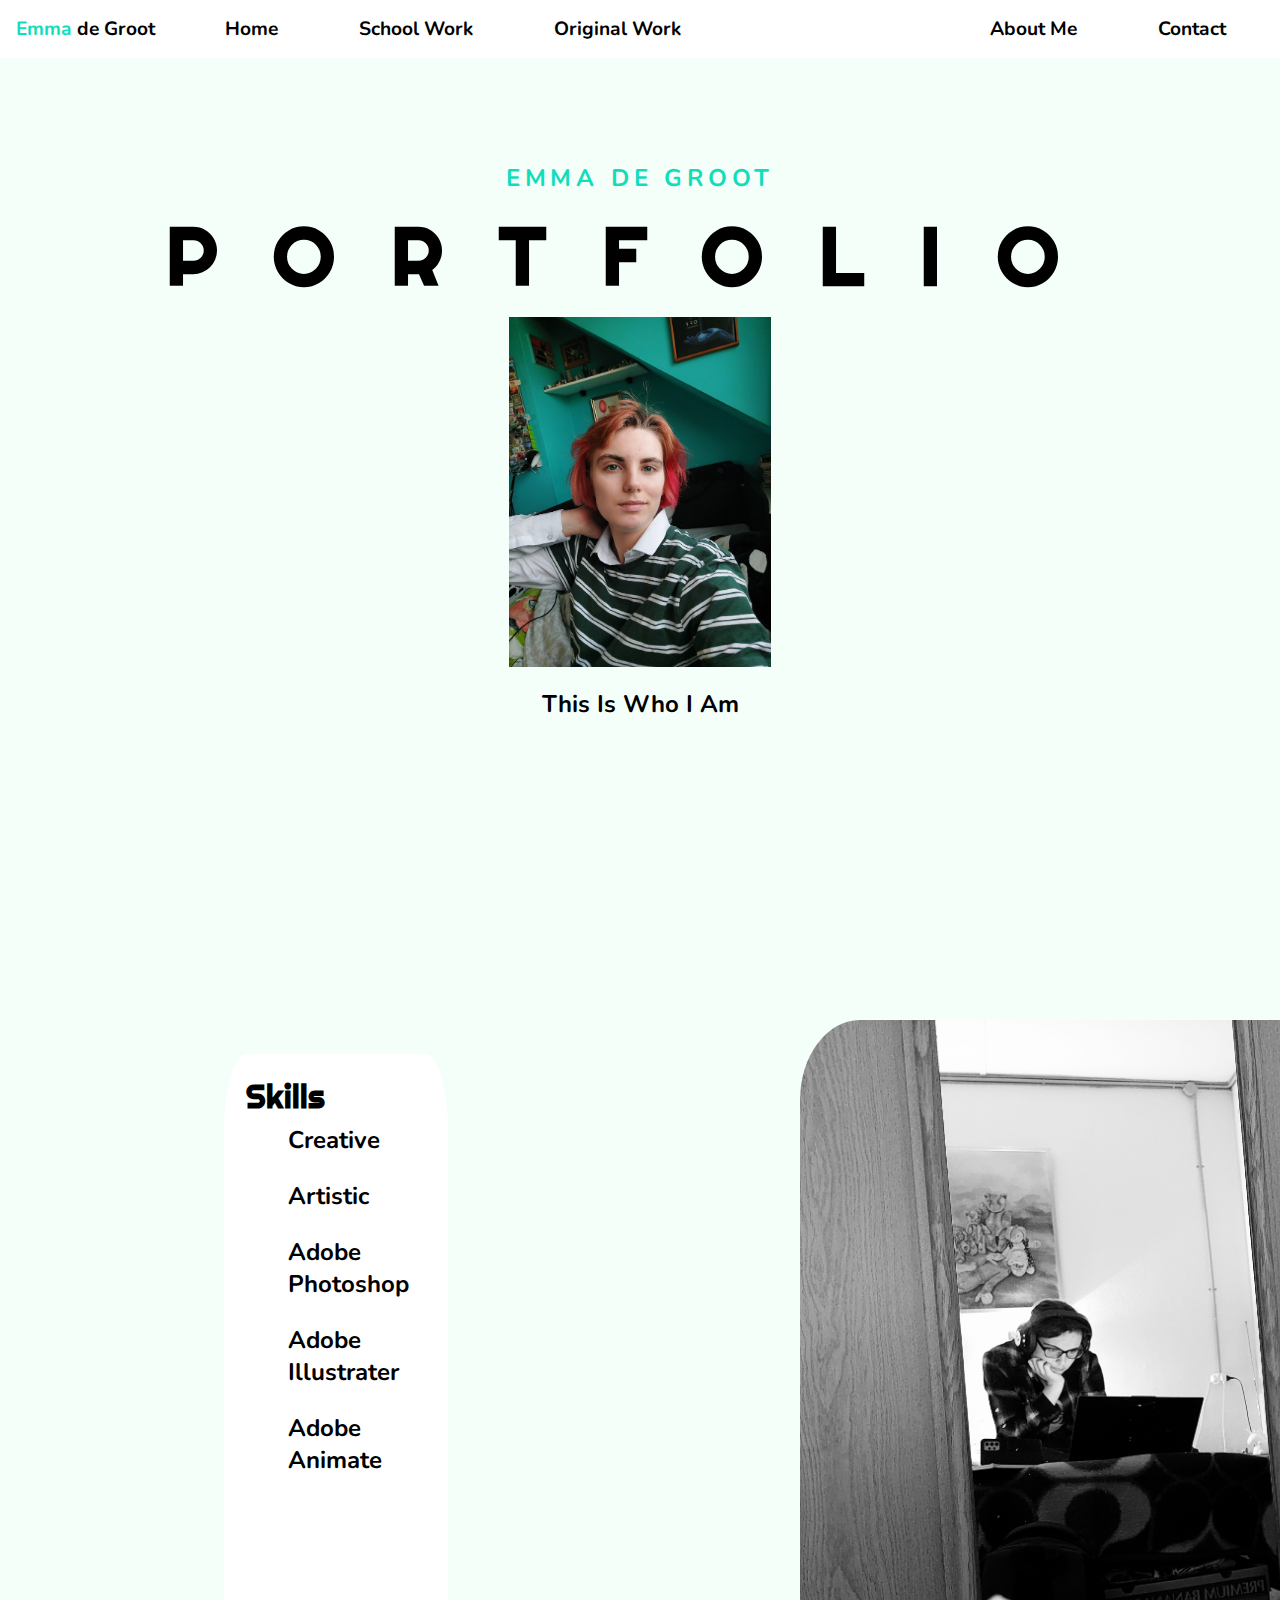
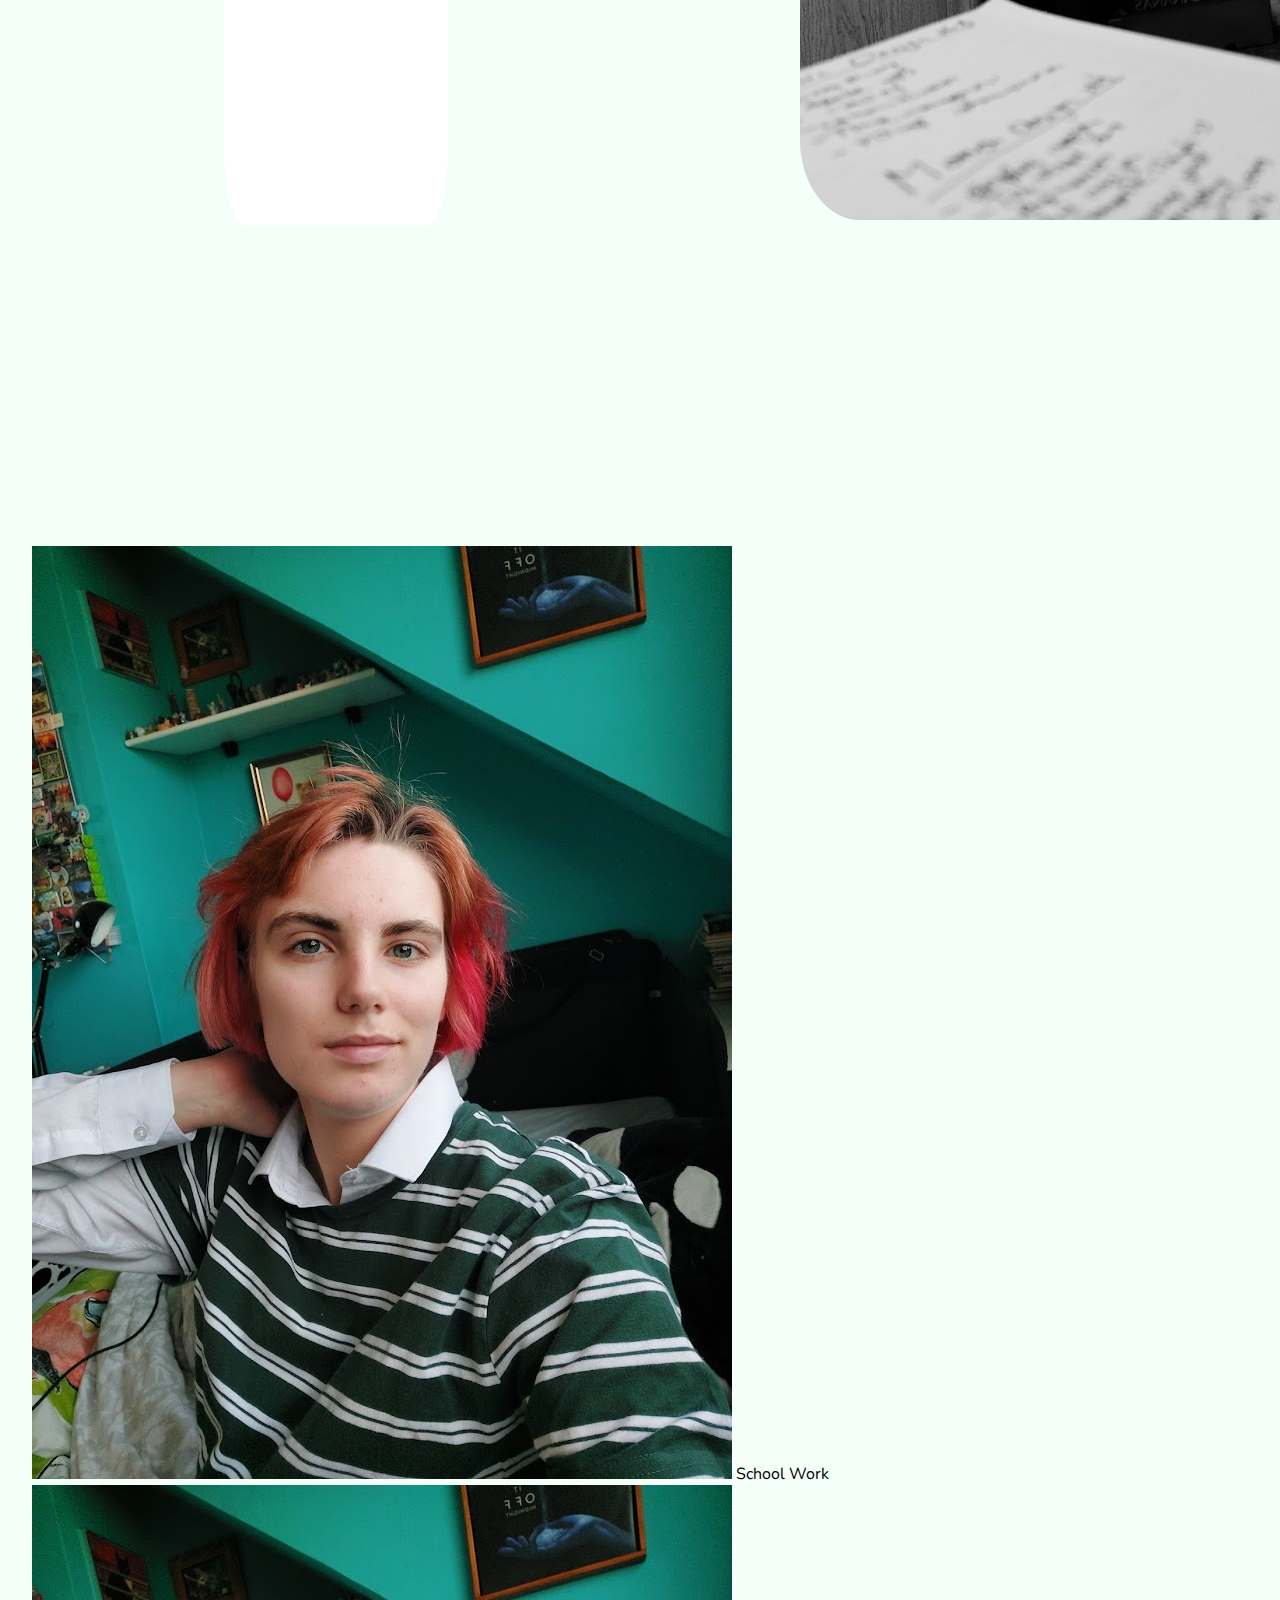
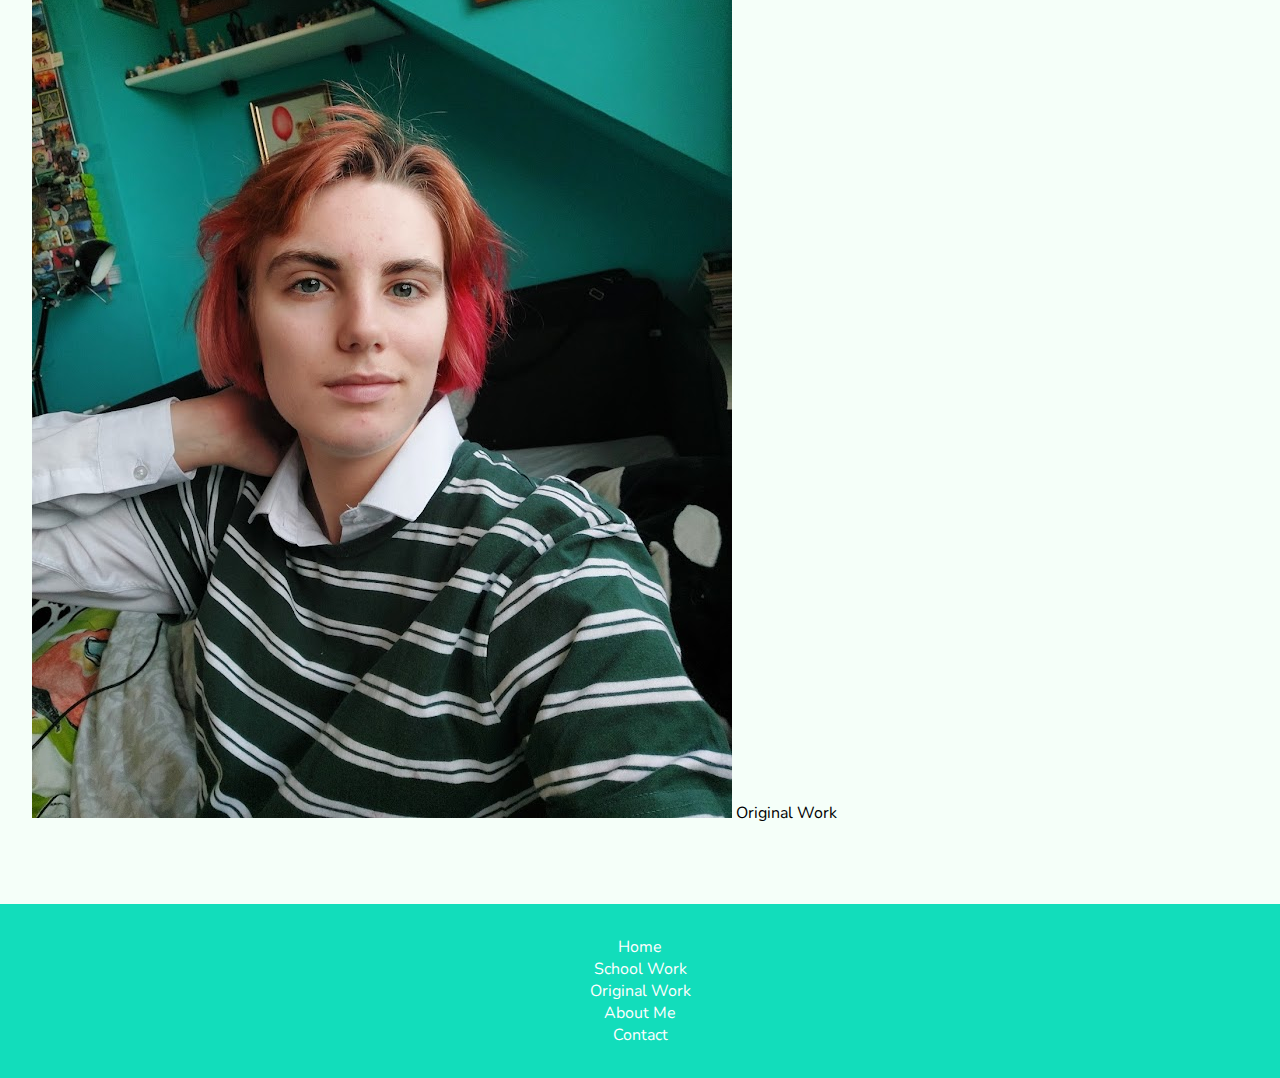
<file: Index.html>
<!DOCTYPE html>
<html lang="en">
<head>
    <meta charset="UTF-8">
    <meta http-equiv="X-UA-Compatible" content="IE=edge">
    <meta name="viewport" content="width=device-width, initial-scale=1.0">
    <title>Emma de Groot</title>
    <link rel="stylesheet" href="css/Main.css">
    <link rel="preconnect" href="https://fonts.googleapis.com">
<link rel="preconnect" href="https://fonts.gstatic.com" crossorigin>
<link rel="preconnect" href="https://fonts.googleapis.com">
<link rel="preconnect" href="https://fonts.gstatic.com" crossorigin>
</head>
<body>
    <div class="navbar">
        <div class="container">
            <a class="logo" href="HomepagePortfolio.html"><span>Emma</span> de Groot</a>

            <nav>
                <ul class="primary-nav">
                    <li class="current"><a href="HomepagePortfolio.html">Home</a></li>
                    <li><a href="pages/Schoolwork.html">School Work</a></li>
                    <li><a href="pages/Originalwork.html">Original Work</a></li>
                </ul>

                <ul class="secondary-nav">
                    <li><a href="pages/about.html">About Me</a></li>
                    <li><a href="#">Contact</a></li>
                </ul>
            </nav>
        </div>
    </div>

    <section class="hero">
        <div class="container">
            <div class="left-col">
                <p class="subhead"> Emma de groot</p>
                <h1>Portfolio</h1>

                <div class="hero-cta">
                    
                    <img src="Images/Photo of me.jpg" class="hero-image" alt="picture of me">
                    <br/>
                    <a href="pages/about.html" class="primary-cta">This is who I am</a>
                </div> 
            </div>
        </div>
    </section>

    <section class="skills-section">
        <div class="container">
            <h2>Skills</h2>
            <ul class="skill-list">
                <li>Creative</li>
                <li>Artistic</li>
                <li>Adobe Photoshop</li>
                <li>Adobe Illustrater</li>
                <li>Adobe Animate</li>
            </ul>

            <img src="Images/20211114_215240.jpg" class="skill-image" alt="photo of me working">
        </div>
    </section>

    <section class="Biglink">
        <div class="container">
            <div>
                <Img src="Images/Photo of me.jpg" alt="school-image"> 
                <a href="pages/Schoolwork.html">School Work</a> 
            </div>
            <div>
                <Img src="Images/Photo of me.jpg" alt="original-image"> 
                    <a href="pages/Originalwork.html">Original Work</a>
            </div>  
        </div>
    </section>
    
    <sections class="footer">
        <div class="footer-container">
            <ul class="footer-nav">
                <li class="current"><a href="HomepagePortfolio.html">Home</a></li>
                <li><a href="pages/Schoolwork.html">School Work</a></li>
                <li><a href="pages/Originalwork.html">Original Work</a></li>
                <li><a href="pages/about.html">About Me</a></li>
                <li><a href="#">Contact</a></li>
             </ul>
    </div>
    </sections>



</body>
</html>
</file>
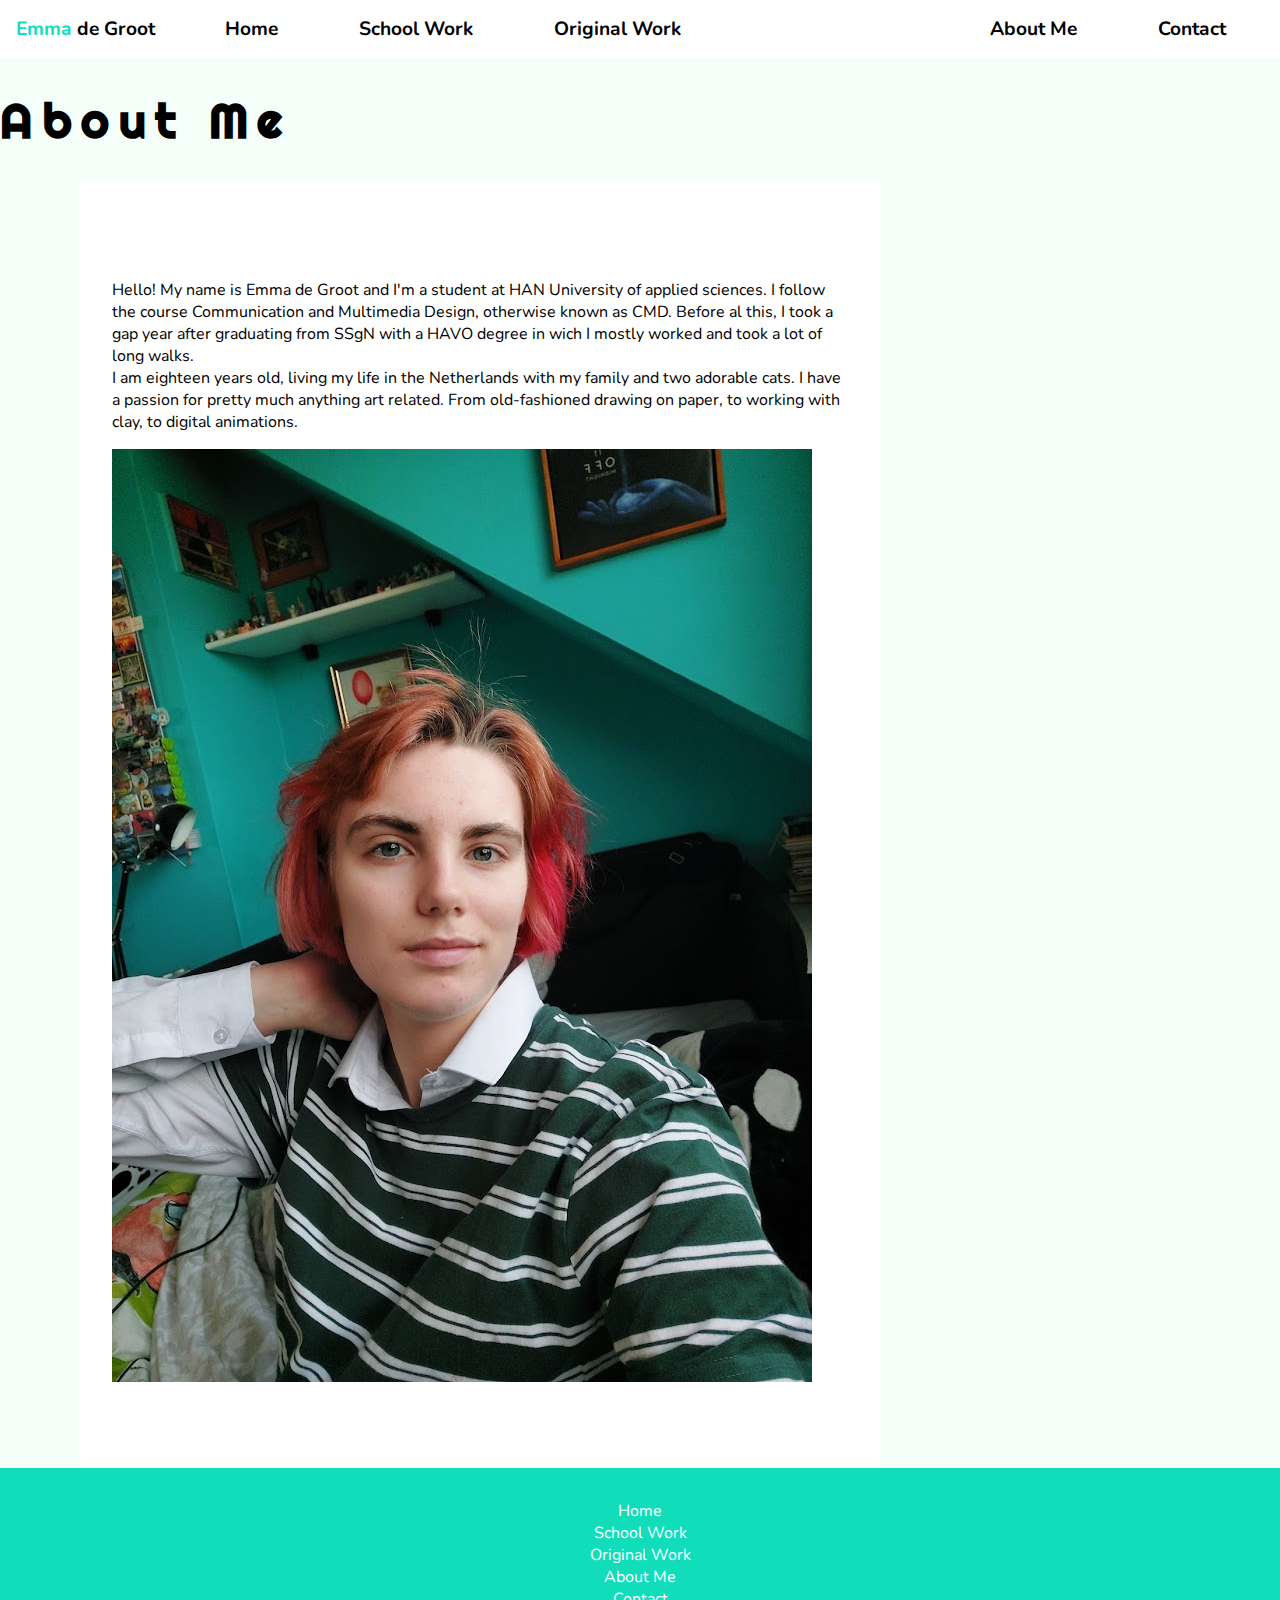
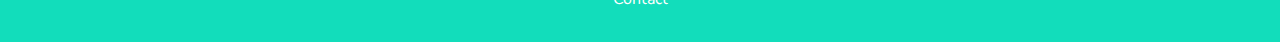
<file: pages/about.html>
<!DOCTYPE html>
<html lang="en">
<head>
    <meta charset="UTF-8">
    <meta http-equiv="X-UA-Compatible" content="IE=edge">
    <meta name="viewport" content="width=device-width, initial-scale=1.0">
    <title>Emma de Groot</title>
    <link rel="stylesheet" href="../css/Main.css">
    <link rel="preconnect" href="https://fonts.googleapis.com">
<link rel="preconnect" href="https://fonts.gstatic.com" crossorigin>
<link rel="preconnect" href="https://fonts.googleapis.com">
<link rel="preconnect" href="https://fonts.gstatic.com" crossorigin>
</head>
<body>
    <div class="navbar">
        <div class="container">
            <a class="logo" href="../HomepagePortfolio.html"><span>Emma</span> de Groot</a>

            <nav>
                <ul class="primary-nav">
                    <li><a href="../HomepagePortfolio.html">Home</a></li>
                    <li><a href="Schoolwork.html">School Work</a></li>
                    <li><a href="Originalwork.html">Original Work</a></li>
                </ul>

                <ul class="secondary-nav">
                    <li><a href="about.html">About Me</a></li>
                    <li><a href="#">Contact</a></li>
                </ul>
            </nav>
        </div>
    </div>

    <h1>About Me</h1>
    <div class="about-me">
        <section>
            <p>
                Hello! My name is Emma de Groot and I'm a student at HAN University of 
                applied sciences. I follow the course Communication and Multimedia Design, 
                otherwise known as CMD. Before al this, I took a gap year after graduating
                from SSgN with a HAVO degree in wich I mostly worked and took a lot of long
                walks.
                <br>
                I am eighteen years old, living my life in the Netherlands with my family and 
                two adorable cats. I have a passion for pretty much anything art related. From 
                old-fashioned drawing on paper, to working with clay, to digital animations.
            </p>
            <img src="../Images/Photo of me.jpg" alt="Picture_Of_Me">
        </section>
    </div>


    <sections class="footer">
        <div class="footer-container">
            <ul class="footer-nav">
                <li><a href="../HomepagePortfolio.html">Home</a></li>
                <li><a href="Schoolwork.html">School Work</a></li>
                <li><a href="Originalwork.html">Original Work</a></li>
                <li><a href="about.html">About Me</a></li>
                <li><a href="#">Contact</a></li>
             </ul>
    </div>
    </sections>
</body>
</html>
</file>
<file: css/Main.css>
@import url("https://fonts.googleapis.com/css2?family=Nunito:ital,wght@0,400;0,700;1,400&family=Righteous&family=Shizuru&display=swap");
:root {
  --primary-color:rgb(18, 221, 187);
}

body {
  background: #f5fff9;
  margin: 0;
  font-family: 'Nunito';
}

.navbar {
  background: white;
  padding: 1em;
}

.navbar li a:hover {
  color: dimgray;
}

.navbar .primary-nav {
  -webkit-box-pack: start;
      -ms-flex-pack: start;
          justify-content: start;
  list-style-type: none;
  margin-left: 2em;
  padding: 0;
}

.navbar li {
  display: inline;
  margin: 2em;
  font-weight: 700;
  font-size: 1.2em;
}

.secondary-nav {
  -webkit-box-pack: end;
      -ms-flex-pack: end;
          justify-content: end;
  list-style-type: inline;
  float: right;
}

.secondary-nav li {
  margin: 2em;
  font-weight: 700;
  font-size: 1.2em;
}

.logo {
  text-decoration: none;
  font-weight: 700;
  color: black;
  font-size: 1.2em;
  list-style-type: inline;
  -webkit-box-pack: start;
      -ms-flex-pack: start;
          justify-content: flex-start;
  float: left;
}

.logo span {
  color: var(--primary-color);
}

a {
  color: black;
  text-decoration: none;
}

ul {
  list-style-type: none;
  margin: 0;
  padding: 0;
  display: inline-block;
}

section {
  padding: 5em 2em;
}

.hero {
  text-align: center;
}

.hero .hero-image {
  height: 350px;
  width: 225x;
  -webkit-box-align: center;
      -ms-flex-align: center;
          align-items: center;
}

.left-col .subhead {
  text-transform: uppercase;
  font-weight: bold;
  color: var(--primary-color);
  letter-spacing: .2em;
  font-size: 1.5em;
}

.left-col h1 {
  font-family: 'Righteous';
  font-size: 5em;
  text-transform: uppercase;
  letter-spacing: .7em;
  line-height: .2em;
}

.left-col .primary-cta {
  color: Black;
  text-decoration: none;
  text-transform: capitalize;
  padding: .6em 1.3em;
  font-size: 1.5em;
  font-weight: bold;
  border-radius: 5em;
  display: inline-block;
}

.skills-section .container {
  background-color: white;
  border-radius: 10%;
  padding-left: 1em;
  margin-left: 12em;
  margin-right: 50em;
  margin-top: 10em;
  margin-bottom: 10em;
  padding-right: 1em;
  padding-top: 1em;
}

.skills-section .container li {
  font-size: 1.5em;
  font-weight: bold;
  margin-bottom: 1em;
  margin-left: 2em;
}

.skills-section .container .skill-image {
  height: 800px;
  width: 600px;
  border-radius: 10%;
  margin-left: 35em;
  margin-top: -30em;
  position: relative;
}

.skills-section .container h2 {
  font-family: Righteous;
  font-weight: bold;
  font-size: 2em;
  margin: .2em;
}

h1 {
  font-family: 'Righteous';
  font-size: 3em;
  letter-spacing: .2em;
}

.about-me section {
  background-color: white;
  margin-left: 5em;
  margin-right: 25em;
}

.about-me section .Picture-Of-Me {
  height: 100px;
  width: 50px;
  margin-left: 10em;
}

.footer-container {
  background-color: var(--primary-color);
  padding-top: 2em;
  padding-bottom: 2em;
  text-align: center;
}

.footer-container .footer-nav li {
  font-weight: 400;
}

.footer-container .footer-nav li a {
  color: white;
}
/*# sourceMappingURL=Main.css.map */
</file>
